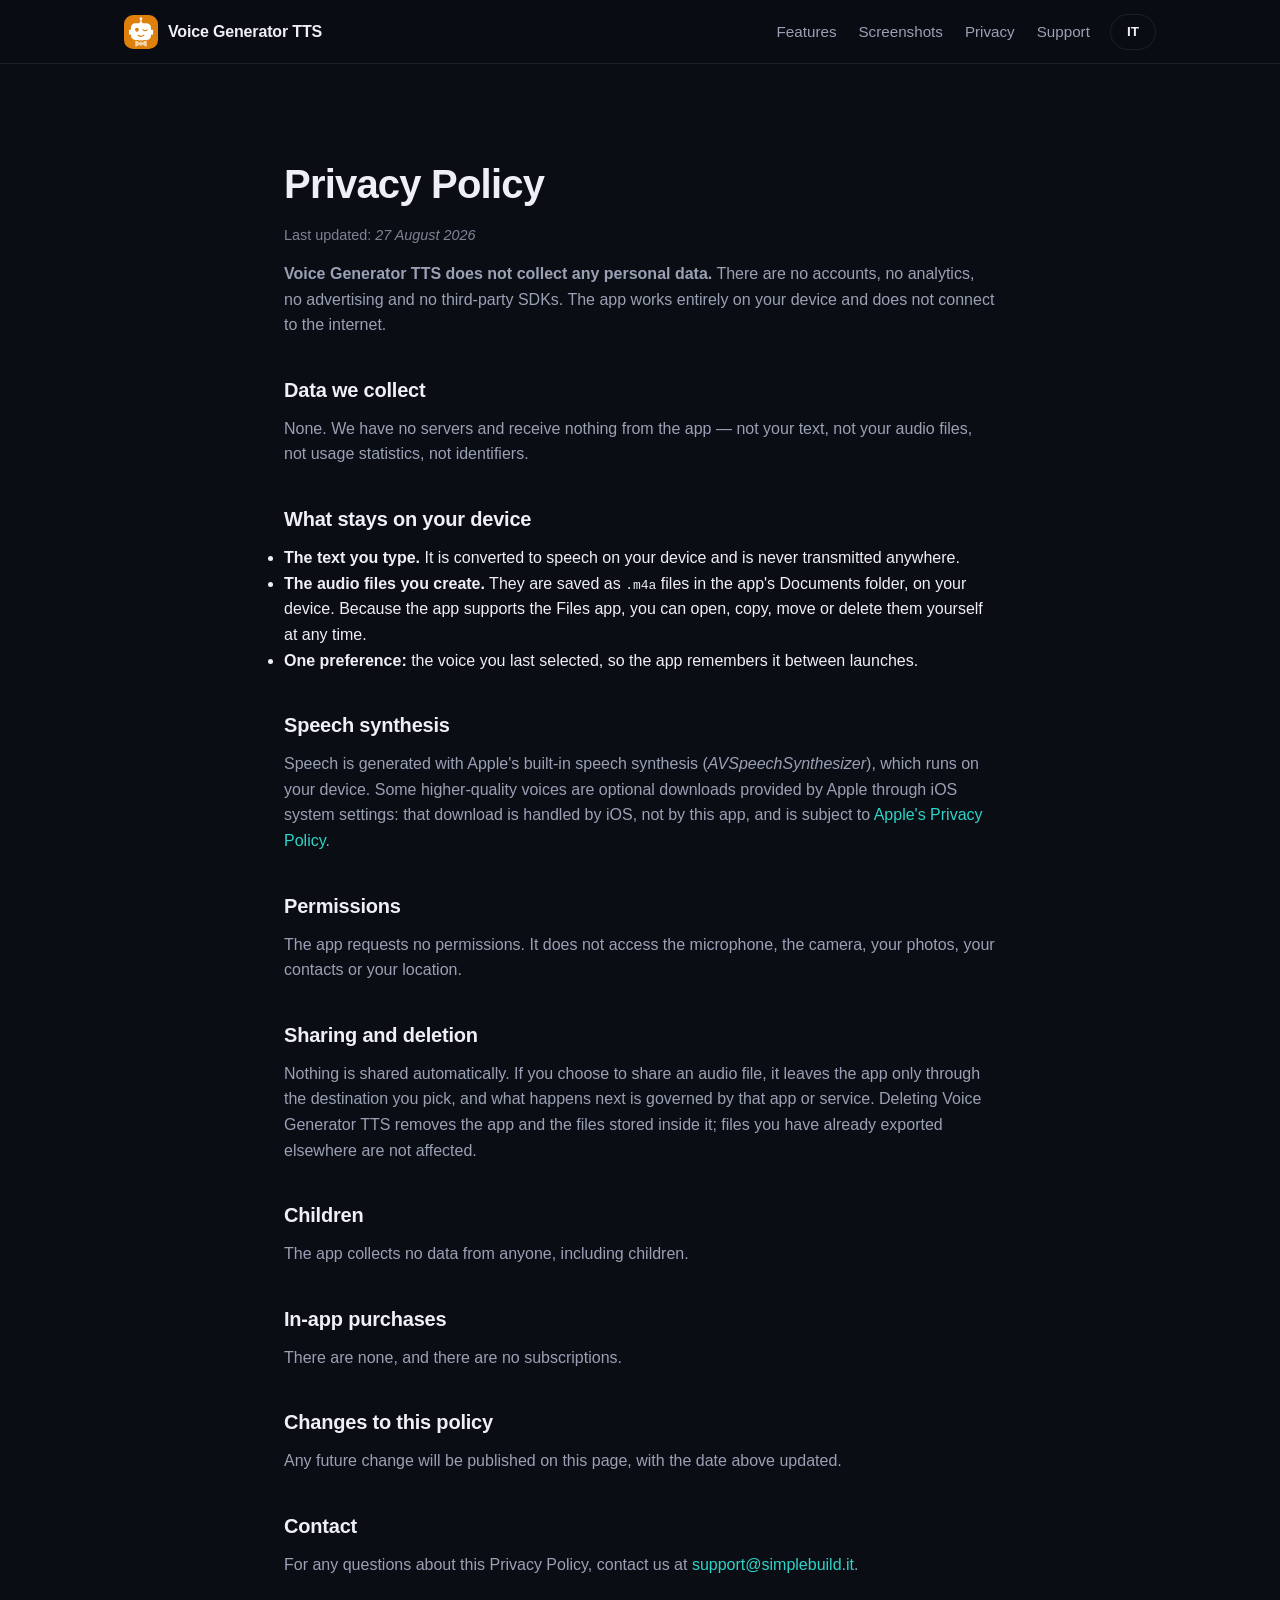
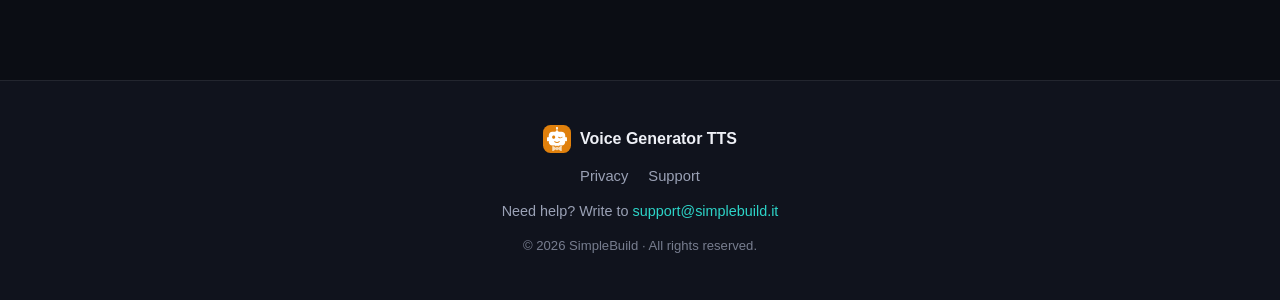
<file: privacy.html>
<!DOCTYPE html>
<html lang="en">
<head>
  <meta charset="UTF-8">
  <meta name="viewport" content="width=device-width, initial-scale=1.0">
  <title>Privacy Policy — Voice Generator TTS</title>
  <meta name="description" content="Privacy Policy for the Voice Generator TTS app.">
  <link rel="icon" href="assets/icon.svg" type="image/svg+xml">
  <link rel="stylesheet" href="assets/css/style.css">
</head>
<body>

  <header class="nav">
    <div class="container nav-inner">
      <a href="index.html" class="brand">
        <span class="brand-icon"><img src="assets/icon.svg" alt="" width="34" height="34"></span>
        <span class="brand-name">Voice Generator TTS</span>
      </a>
      <nav class="nav-links">
        <a href="index.html#features" data-i18n="nav.features">Features</a>
        <a href="index.html#screens" data-i18n="nav.screens">Screenshots</a>
        <a href="privacy.html" data-i18n="nav.privacy">Privacy</a>
        <a href="mailto:support@simplebuild.it" data-i18n="nav.support">Support</a>
      </nav>
      <button id="lang-toggle" class="lang-btn" type="button" aria-label="Cambia lingua / Switch language">IT</button>
    </div>
  </header>

  <main class="section">
    <div class="container prose">

      <!-- Testo redatto il 27 agosto 2026 sulla base del codice dell'app:
           nessuna chiamata di rete in 36 file di produzione, nessun
           entitlement (quindi niente iCloud), sintesi con AVSpeechSynthesizer,
           file .m4a nella cartella Documenti, una sola preferenza salvata
           (vgtts.selectedVoiceID). Se l'app cambia, va aggiornato anche
           questo testo — ed è l'unico posto in cui vive. -->

      <!-- ENGLISH VERSION -->
      <div data-lang-block="en">
        <h1>Privacy Policy</h1>
        <p class="prose-meta">Last updated: <em>27 August 2026</em></p>

        <p><strong>Voice Generator TTS does not collect any personal data.</strong> There are no accounts, no analytics, no advertising and no third-party SDKs. The app works entirely on your device and does not connect to the internet.</p>

        <h2>Data we collect</h2>
        <p>None. We have no servers and receive nothing from the app — not your text, not your audio files, not usage statistics, not identifiers.</p>

        <h2>What stays on your device</h2>
        <ul>
          <li><strong>The text you type.</strong> It is converted to speech on your device and is never transmitted anywhere.</li>
          <li><strong>The audio files you create.</strong> They are saved as <code>.m4a</code> files in the app's Documents folder, on your device. Because the app supports the Files app, you can open, copy, move or delete them yourself at any time.</li>
          <li><strong>One preference:</strong> the voice you last selected, so the app remembers it between launches.</li>
        </ul>

        <h2>Speech synthesis</h2>
        <p>Speech is generated with Apple's built-in speech synthesis (<em>AVSpeechSynthesizer</em>), which runs on your device. Some higher-quality voices are optional downloads provided by Apple through iOS system settings: that download is handled by iOS, not by this app, and is subject to <a href="https://www.apple.com/legal/privacy/">Apple's Privacy Policy</a>.</p>

        <h2>Permissions</h2>
        <p>The app requests no permissions. It does not access the microphone, the camera, your photos, your contacts or your location.</p>

        <h2>Sharing and deletion</h2>
        <p>Nothing is shared automatically. If you choose to share an audio file, it leaves the app only through the destination you pick, and what happens next is governed by that app or service. Deleting Voice Generator TTS removes the app and the files stored inside it; files you have already exported elsewhere are not affected.</p>

        <h2>Children</h2>
        <p>The app collects no data from anyone, including children.</p>

        <h2>In-app purchases</h2>
        <p>There are none, and there are no subscriptions.</p>

        <h2>Changes to this policy</h2>
        <p>Any future change will be published on this page, with the date above updated.</p>

        <h2>Contact</h2>
        <p>For any questions about this Privacy Policy, contact us at <a href="mailto:support@simplebuild.it">support@simplebuild.it</a>.</p>
      </div>

      <!-- VERSIONE ITALIANA -->
      <div data-lang-block="it" hidden>
        <h1>Informativa sulla Privacy</h1>
        <p class="prose-meta">Ultimo aggiornamento: <em>27 agosto 2026</em></p>

        <p><strong>Voice Generator TTS non raccoglie alcun dato personale.</strong> Non ci sono account, statistiche d'uso, pubblicità né SDK di terze parti. L'app funziona interamente sul tuo dispositivo e non si collega a internet.</p>

        <h2>Dati raccolti</h2>
        <p>Nessuno. Non abbiamo server e non riceviamo nulla dall'app: né il testo che scrivi, né i file audio, né statistiche, né identificativi.</p>

        <h2>Cosa resta sul tuo dispositivo</h2>
        <ul>
          <li><strong>Il testo che scrivi.</strong> Viene convertito in voce sul dispositivo e non viene mai trasmesso altrove.</li>
          <li><strong>I file audio che crei.</strong> Sono salvati come file <code>.m4a</code> nella cartella Documenti dell'app, sul tuo dispositivo. Poiché l'app è compatibile con l'app File, puoi aprirli, copiarli, spostarli o eliminarli tu stesso in qualsiasi momento.</li>
          <li><strong>Una preferenza:</strong> l'ultima voce selezionata, perché l'app la ricordi tra un avvio e l'altro.</li>
        </ul>

        <h2>Sintesi vocale</h2>
        <p>La voce è generata con la sintesi vocale integrata di Apple (<em>AVSpeechSynthesizer</em>), che funziona sul dispositivo. Alcune voci di qualità superiore sono scaricabili facoltativamente da Apple tramite le impostazioni di sistema di iOS: quel download è gestito da iOS e non da questa app, ed è soggetto all'<a href="https://www.apple.com/legal/privacy/">informativa sulla privacy di Apple</a>.</p>

        <h2>Autorizzazioni</h2>
        <p>L'app non richiede alcuna autorizzazione. Non accede al microfono, alla fotocamera, alle tue foto, ai contatti né alla posizione.</p>

        <h2>Condivisione ed eliminazione</h2>
        <p>Nulla viene condiviso automaticamente. Se scegli di condividere un file audio, questo esce dall'app solo verso la destinazione che indichi, e da lì in poi vale l'informativa di quell'app o servizio. Disinstallando Voice Generator TTS vengono rimossi l'app e i file conservati al suo interno; i file che hai già esportato altrove non sono interessati.</p>

        <h2>Minori</h2>
        <p>L'app non raccoglie dati da nessuno, minori compresi.</p>

        <h2>Acquisti in-app</h2>
        <p>Non ce ne sono, e non ci sono abbonamenti.</p>

        <h2>Modifiche a questa informativa</h2>
        <p>Eventuali modifiche future saranno pubblicate su questa pagina, con l'aggiornamento della data in alto.</p>

        <h2>Contatti</h2>
        <p>Per qualsiasi domanda su questa informativa, scrivici a <a href="mailto:support@simplebuild.it">support@simplebuild.it</a>.</p>
      </div>

    </div>
  </main>

  <footer class="footer">
    <div class="container footer-inner">
      <div class="footer-brand">
        <span class="brand-icon"><img src="assets/icon.svg" alt="" width="28" height="28"></span>
        <span>Voice Generator TTS</span>
      </div>
      <nav class="footer-links">
        <a href="privacy.html" data-i18n="nav.privacy">Privacy</a>
        <a href="mailto:support@simplebuild.it" data-i18n="nav.support">Support</a>
      </nav>
      <p class="footer-note">
        <span data-i18n="footer.contact">Need help? Write to</span>
        <a href="mailto:support@simplebuild.it">support@simplebuild.it</a>
      </p>
      <p class="footer-copy">© 2026 SimpleBuild · <span data-i18n="footer.rights">All rights reserved.</span></p>
    </div>
  </footer>

  <script src="assets/js/main.js"></script>
</body>
</html>
</file>
<file: assets/css/style.css>
/* ============================================================
   Voice Generator TTS — site styles
   Dark, modern, gradient-accented. No external dependencies.
   ============================================================ */

:root {
  --bg: #0b0d14;
  --bg-alt: #10131d;
  --surface: #161a27;
  --border: rgba(255, 255, 255, 0.08);
  --text: #eef0f6;
  --text-dim: #9aa1b5;
  --accent-1: #7c5cff;
  --accent-2: #2dd4c8;
  --gradient: linear-gradient(120deg, var(--accent-1), var(--accent-2));
  --radius: 18px;
  --nav-h: 64px;
}

* { margin: 0; padding: 0; box-sizing: border-box; }

html { scroll-behavior: smooth; scroll-padding-top: calc(var(--nav-h) + 12px); }

body {
  font-family: -apple-system, BlinkMacSystemFont, "Segoe UI", Roboto, "Helvetica Neue", Arial, sans-serif;
  background: var(--bg);
  color: var(--text);
  line-height: 1.6;
  -webkit-font-smoothing: antialiased;
}

img { max-width: 100%; display: block; }
a { color: inherit; text-decoration: none; }

.container { max-width: 1080px; margin: 0 auto; padding: 0 24px; }

/* ---------- Nav ---------- */
.nav {
  position: sticky; top: 0; z-index: 50;
  height: var(--nav-h);
  background: rgba(11, 13, 20, 0.78);
  backdrop-filter: blur(14px);
  -webkit-backdrop-filter: blur(14px);
  border-bottom: 1px solid var(--border);
}
.nav-inner { display: flex; align-items: center; gap: 20px; height: var(--nav-h); }
.brand { display: flex; align-items: center; gap: 10px; font-weight: 700; letter-spacing: -0.01em; }
.brand-icon {
  display: inline-flex; align-items: center; justify-content: center;
  width: 34px; height: 34px;
  flex: none;
}
.brand-icon img { width: 100%; height: 100%; }
.nav-links { display: flex; gap: 22px; margin-left: auto; font-size: 0.95rem; color: var(--text-dim); }
.nav-links a:hover { color: var(--text); }
.lang-btn {
  font: inherit; font-weight: 700; font-size: 0.85rem;
  color: var(--text); background: transparent;
  border: 1px solid var(--border); border-radius: 999px;
  padding: 6px 16px; cursor: pointer; transition: border-color 0.2s, background 0.2s;
}
.lang-btn:hover { border-color: var(--accent-2); background: rgba(45, 212, 200, 0.08); }

/* ---------- Buttons ---------- */
.btn {
  display: inline-flex; align-items: center; gap: 10px;
  padding: 13px 26px; border-radius: 999px;
  font-weight: 600; font-size: 1rem;
  transition: transform 0.15s, box-shadow 0.15s, background 0.2s;
}
.btn-primary {
  background: var(--gradient); color: #fff;
  box-shadow: 0 6px 24px rgba(124, 92, 255, 0.35);
}
.btn-primary:hover { transform: translateY(-2px); box-shadow: 0 10px 30px rgba(124, 92, 255, 0.5); }
.btn-ghost { border: 1px solid var(--border); color: var(--text); }
.btn-ghost:hover { border-color: var(--accent-2); color: var(--accent-2); }
.btn-lg { padding: 16px 34px; font-size: 1.08rem; }

/* ---------- Hero ---------- */
.hero { position: relative; overflow: hidden; padding: 90px 0 40px; }
.hero-glow {
  position: absolute; inset: -40% -20% auto;
  height: 130%;
  background:
    radial-gradient(600px 420px at 22% 30%, rgba(124, 92, 255, 0.28), transparent 70%),
    radial-gradient(560px 400px at 80% 20%, rgba(45, 212, 200, 0.16), transparent 70%);
  pointer-events: none;
}
.hero-inner {
  position: relative;
  display: grid; grid-template-columns: 1.15fr 0.85fr;
  gap: 48px; align-items: center;
}
.badge {
  display: inline-block; margin-bottom: 22px;
  padding: 7px 16px; border-radius: 999px;
  font-size: 0.82rem; font-weight: 700; letter-spacing: 0.04em;
  color: var(--accent-2);
  border: 1px solid rgba(45, 212, 200, 0.35);
  background: rgba(45, 212, 200, 0.07);
}
.hero h1 {
  font-size: clamp(2.1rem, 4.6vw, 3.4rem);
  line-height: 1.12; letter-spacing: -0.025em; font-weight: 800;
  margin-bottom: 20px;
}
.lead { font-size: 1.13rem; color: var(--text-dim); max-width: 34em; margin-bottom: 30px; }
.hero-cta { display: flex; flex-wrap: wrap; gap: 14px; margin-bottom: 16px; }
.hero-note { font-size: 0.88rem; color: var(--text-dim); }

/* Phone frame */
.hero-visual { display: flex; justify-content: center; }
.phone {
  width: min(300px, 72vw);
  border-radius: 44px; padding: 10px;
  background: #1c2030;
  border: 1px solid rgba(255, 255, 255, 0.12);
  box-shadow: 0 30px 80px rgba(0, 0, 0, 0.55), 0 0 60px rgba(124, 92, 255, 0.12);
}
.phone img { border-radius: 35px; }

/* ---------- Stats ---------- */
.stats { border-block: 1px solid var(--border); background: var(--bg-alt); }
.stats-grid {
  display: grid; grid-template-columns: repeat(4, 1fr);
  text-align: center; padding: 34px 24px;
}
.stat-num {
  display: block; font-size: 2rem; font-weight: 800; letter-spacing: -0.02em;
  background: var(--gradient); -webkit-background-clip: text; background-clip: text;
  -webkit-text-fill-color: transparent; color: transparent;
}
.stat-label { font-size: 0.9rem; color: var(--text-dim); }

/* ---------- Sections ---------- */
.section { padding: 88px 0; }
.section-alt { background: var(--bg-alt); border-block: 1px solid var(--border); }
.section h2 {
  font-size: clamp(1.6rem, 3vw, 2.2rem);
  letter-spacing: -0.02em; font-weight: 800;
  margin-bottom: 12px;
}
.section-sub { color: var(--text-dim); font-size: 1.05rem; max-width: 40em; margin-bottom: 44px; }

/* ---------- Features ---------- */
.features-grid { display: grid; grid-template-columns: repeat(3, 1fr); gap: 20px; }
.card {
  background: var(--surface);
  border: 1px solid var(--border);
  border-radius: var(--radius);
  padding: 28px 24px;
  transition: transform 0.2s, border-color 0.2s;
}
.card:hover { transform: translateY(-4px); border-color: rgba(124, 92, 255, 0.45); }
.card-icon {
  display: inline-flex; align-items: center; justify-content: center;
  width: 46px; height: 46px; border-radius: 13px;
  margin-bottom: 16px;
  color: var(--accent-2);
  background: rgba(45, 212, 200, 0.09);
  border: 1px solid rgba(45, 212, 200, 0.22);
}
.card h3 { font-size: 1.08rem; margin-bottom: 8px; letter-spacing: -0.01em; }
.card p { font-size: 0.94rem; color: var(--text-dim); }

/* ---------- Gallery ---------- */
.gallery {
  display: flex; gap: 26px;
  overflow-x: auto;
  padding: 6px max(24px, calc((100vw - 1080px) / 2)) 26px;
  scroll-snap-type: x mandatory;
  scrollbar-width: thin;
}
.shot { flex: none; scroll-snap-align: center; width: min(240px, 62vw); }
.shot img {
  border-radius: 28px;
  border: 1px solid rgba(255, 255, 255, 0.12);
  box-shadow: 0 16px 40px rgba(0, 0, 0, 0.45);
}
.shot figcaption { text-align: center; margin-top: 14px; font-size: 0.9rem; color: var(--text-dim); }

/* ---------- Uses ---------- */
.uses { list-style: none; display: grid; grid-template-columns: repeat(2, 1fr); gap: 12px 32px; max-width: 760px; }
.uses li {
  position: relative; padding-left: 30px; color: var(--text-dim); font-size: 1rem;
}
.uses li::before {
  content: "✓";
  position: absolute; left: 0; top: 0;
  font-weight: 800; color: var(--accent-2);
}

/* ---------- Privacy teaser / final CTA ---------- */
.privacy-teaser { text-align: center; max-width: 720px; }
.privacy-teaser p { color: var(--text-dim); margin-bottom: 28px; }
.cta-final { text-align: center; }
.cta-final .section-sub { margin-inline: auto; margin-bottom: 32px; }

/* ---------- Footer ---------- */
.footer { border-top: 1px solid var(--border); background: var(--bg-alt); padding: 44px 0; }
.footer-inner { display: grid; gap: 12px; justify-items: center; text-align: center; }
.footer-brand { display: flex; align-items: center; gap: 9px; font-weight: 700; }
.footer-brand .brand-icon { width: 28px; height: 28px; }
.footer-links { display: flex; gap: 20px; font-size: 0.92rem; color: var(--text-dim); }
.footer-links a:hover { color: var(--text); }
.footer-note { font-size: 0.9rem; color: var(--text-dim); }
.footer-note a { color: var(--accent-2); }
.footer-copy { font-size: 0.82rem; color: var(--text-dim); opacity: 0.75; }

/* ---------- Privacy page prose ---------- */
.prose { max-width: 760px; }
.prose h1 { font-size: clamp(1.8rem, 3.4vw, 2.5rem); letter-spacing: -0.02em; margin-bottom: 8px; }
.prose h2 { font-size: 1.25rem; margin: 36px 0 10px; letter-spacing: -0.01em; }
.prose p { color: var(--text-dim); margin-bottom: 14px; }
.prose a { color: var(--accent-2); }
.prose-meta { font-size: 0.9rem; opacity: 0.8; margin-bottom: 28px; }
.placeholder-box {
  border: 1px dashed rgba(124, 92, 255, 0.55);
  background: rgba(124, 92, 255, 0.07);
  border-radius: var(--radius);
  padding: 18px 22px; margin: 22px 0;
}
.placeholder-box p { margin: 0; color: var(--text); }

/* ---------- Responsive ---------- */
@media (max-width: 860px) {
  .hero { padding-top: 56px; }
  .hero-inner { grid-template-columns: 1fr; text-align: center; }
  .hero-copy .lead { margin-inline: auto; }
  .hero-cta { justify-content: center; }
  .features-grid { grid-template-columns: repeat(2, 1fr); }
  .nav-links { display: none; }
}
@media (max-width: 560px) {
  .features-grid { grid-template-columns: 1fr; }
  .stats-grid { grid-template-columns: repeat(2, 1fr); gap: 22px 0; }
  .uses { grid-template-columns: 1fr; }
  .section { padding: 64px 0; }
}

@media (prefers-reduced-motion: reduce) {
  html { scroll-behavior: auto; }
  .btn, .card { transition: none; }
}
</file>
